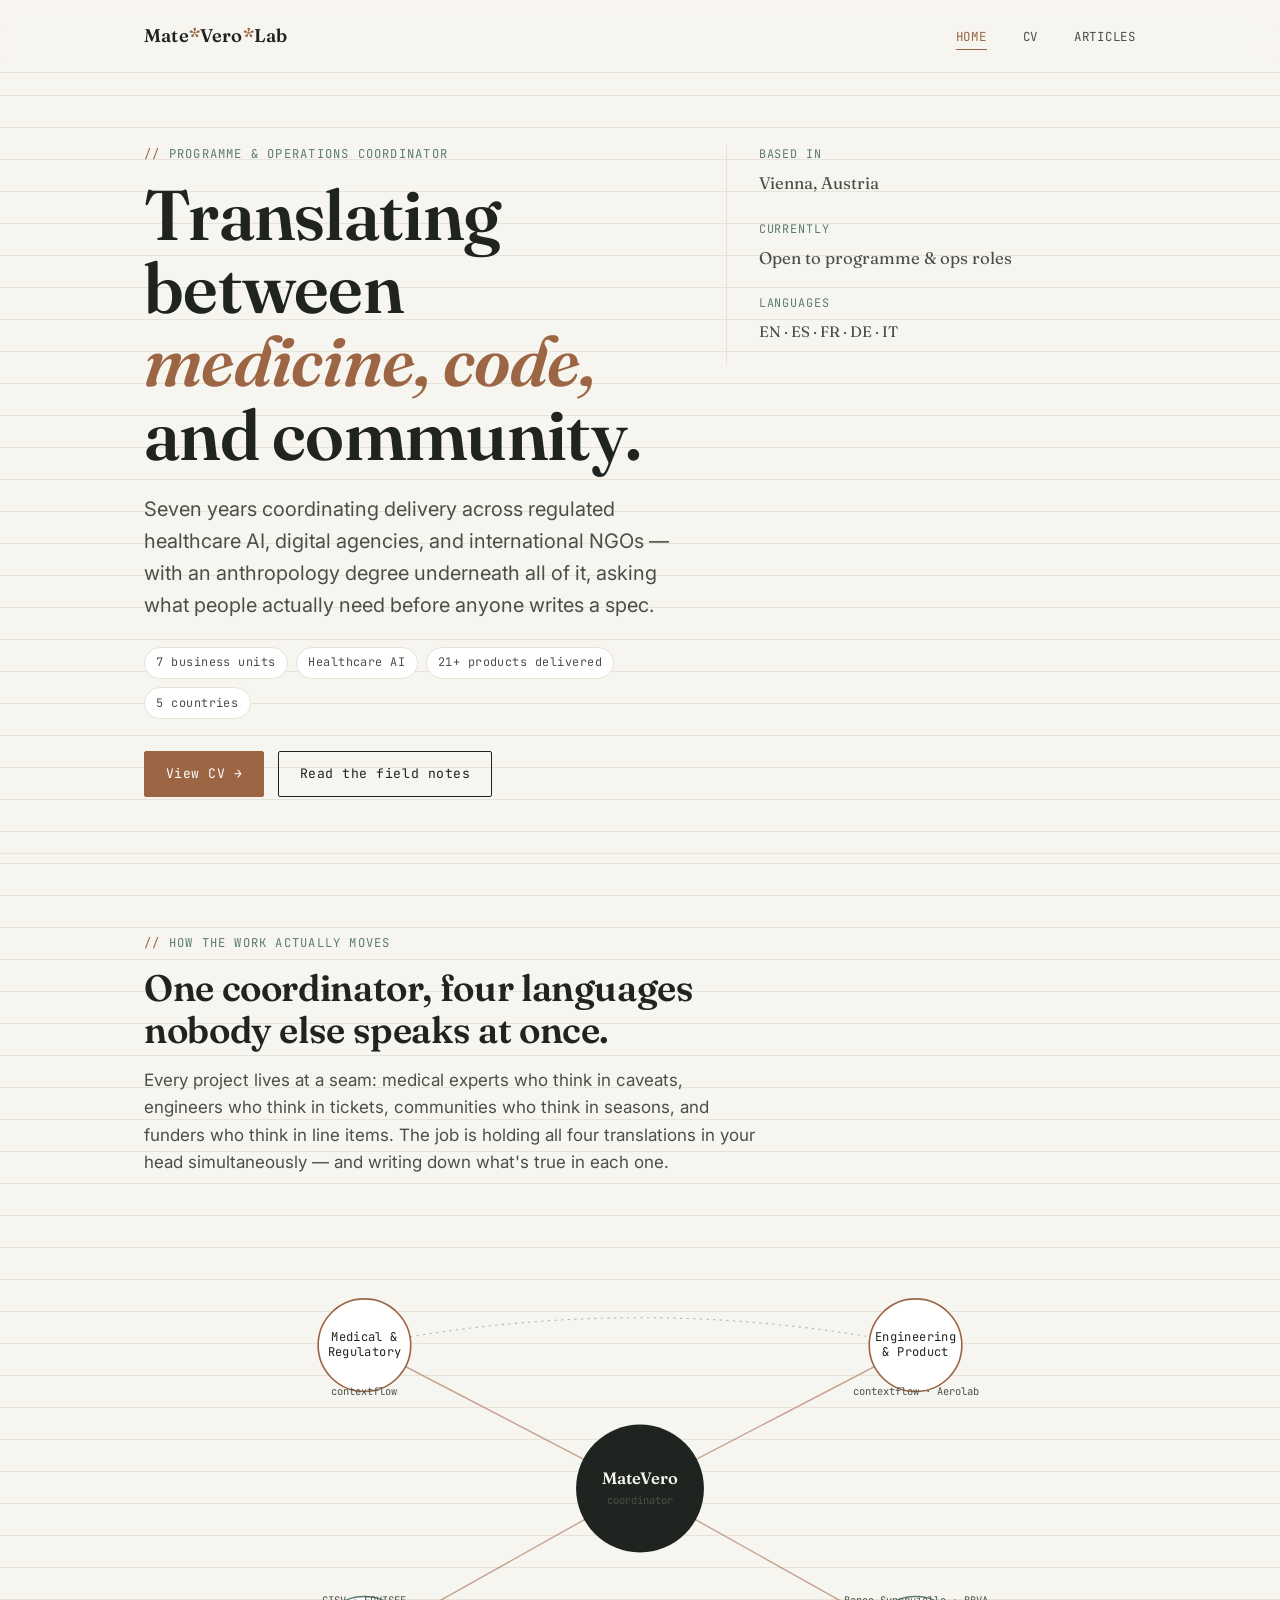
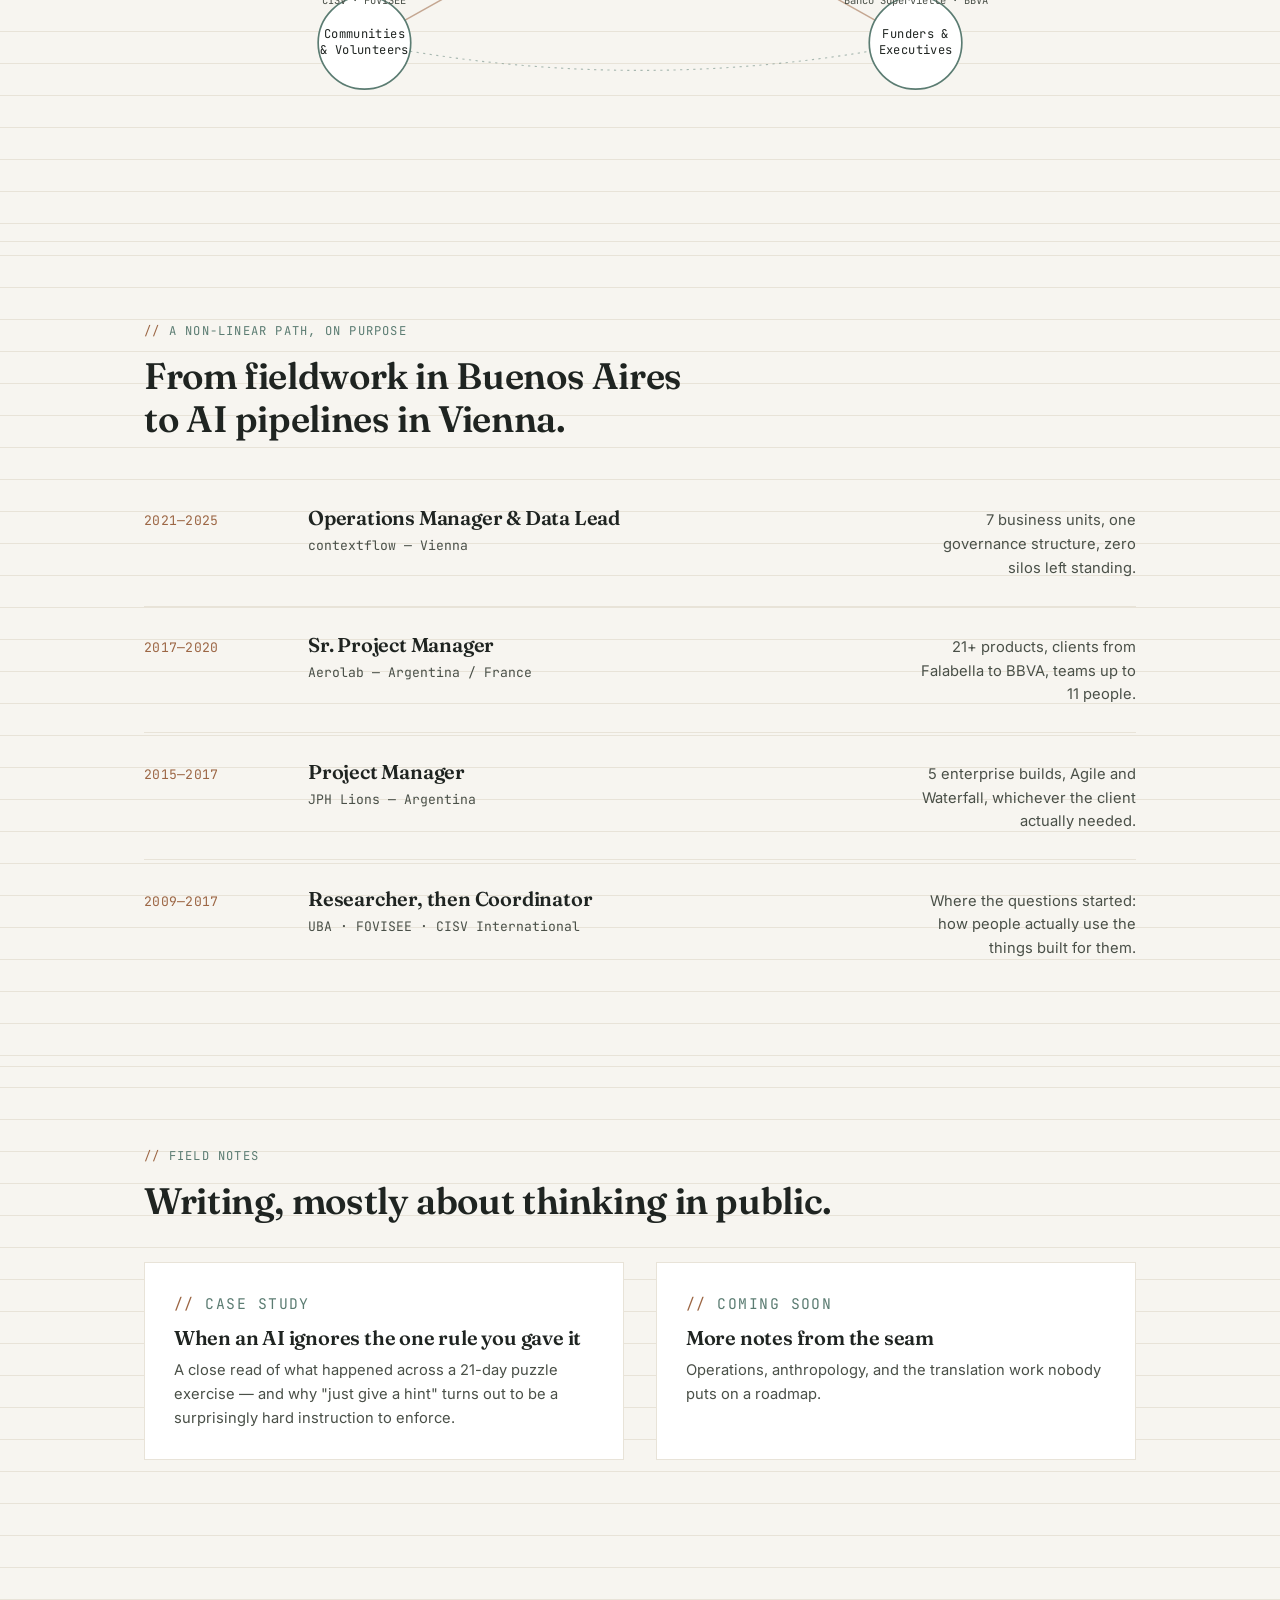
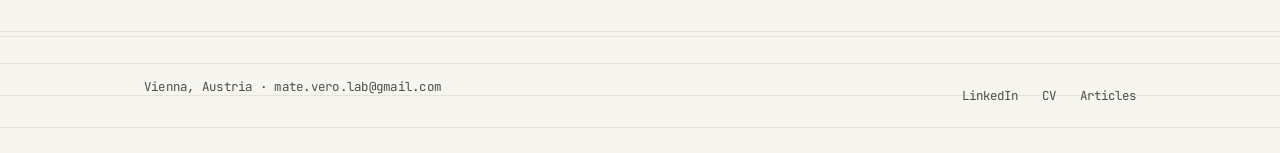
<file: index.html>
<!DOCTYPE html>
<html lang="en">
<head>
<meta charset="UTF-8">
<meta name="viewport" content="width=device-width, initial-scale=1.0">
<title>MateVero*Lab — Field notes on operations, AI, and anthropology</title>
<meta name="description" content="Programme and operations coordinator working at the seam between regulated AI, international NGOs, and anthropology.">
<link rel="preconnect" href="https://fonts.googleapis.com">
<link href="https://fonts.googleapis.com/css2?family=Fraunces:opsz,wght@9..144,400;9..144,500;9..144,600;9..144,700&family=Inter:wght@400;500;600&family=JetBrains+Mono:wght@400;500&display=swap" rel="stylesheet">
<link rel="stylesheet" href="style.css">
<script defer src="https://cloud.umami.is/script.js" data-website-id="5de2269b-087d-49b3-8987-30c6e00ecee7"></script>
<link rel="icon" type="image/svg+xml" href="favicon.svg">
<style>

  /* ---------- Hero ---------- */
  .hero {
    padding: 4.5rem 0 3.5rem;
    border-bottom: 1px solid var(--paper-line);
  }

  .hero-grid {
    display: grid;
    grid-template-columns: 1.3fr 1fr;
    gap: 3rem;
    align-items: start;
  }

  .hero h1 {
    margin-top: 0.6rem;
  }

  .hero h1 em {
    font-style: italic;
    color: var(--terracotta);
  }

  .hero-tags {
    display: flex;
    flex-wrap: wrap;
    gap: 0.5rem;
    margin-top: 1.6rem;
  }

  .hero-tag {
    font-family: var(--mono);
    font-size: 0.74rem;
    letter-spacing: 0.04em;
    padding: 0.35rem 0.7rem;
    border: 1px solid var(--paper-line);
    border-radius: 100px;
    color: var(--ink-soft);
    background: var(--white);
  }

  .hero-actions {
    margin-top: 2rem;
    display: flex;
    gap: 0.85rem;
    flex-wrap: wrap;
  }

  .hero-aside {
    border-left: 1px solid var(--paper-line);
    padding-left: 2rem;
  }

  .hero-aside .label {
    font-family: var(--mono);
    font-size: 0.74rem;
    color: var(--sage);
    text-transform: uppercase;
    letter-spacing: 0.08em;
    margin-bottom: 0.4rem;
  }

  .hero-aside .value {
    font-family: var(--serif);
    font-size: 1.05rem;
    margin-bottom: 1.4rem;
  }

  /* ---------- Translation diagram (signature element) ---------- */

  .diagram-section {
    padding: 5rem 0;
    border-bottom: 1px solid var(--paper-line);
  }

  .diagram-intro {
    max-width: 620px;
    margin-bottom: 3rem;
  }

  .diagram-wrap {
    width: 100%;
    overflow: visible;
  }

  .node-label {
    font-family: var(--mono);
    font-size: 11px;
    letter-spacing: 0.03em;
    fill: var(--ink);
  }

  .node-sublabel {
    font-family: var(--mono);
    font-size: 9.5px;
    fill: var(--ink-soft);
  }

  .center-label {
    font-family: var(--serif);
    font-weight: 600;
    font-size: 15px;
    fill: var(--paper);
  }

  /* ---------- Path sections ---------- */

  .path-section {
    padding: 5rem 0;
    border-bottom: 1px solid var(--paper-line);
  }

  .path-list {
    display: grid;
    gap: 0;
  }

  .path-row {
    display: grid;
    grid-template-columns: 140px 1fr 220px;
    gap: 1.5rem;
    padding: 1.6rem 0;
    border-top: 1px solid var(--paper-line);
    align-items: baseline;
  }

  .path-row:first-of-type {
    border-top: none;
  }

  .path-years {
    font-family: var(--mono);
    font-size: 0.82rem;
    color: var(--terracotta);
    letter-spacing: 0.02em;
  }

  .path-role h3 {
    margin-bottom: 0.25rem;
  }

  .path-role .org {
    font-family: var(--mono);
    font-size: 0.82rem;
    color: var(--ink-soft);
  }

  .path-desc {
    font-size: 0.92rem;
    color: var(--ink-soft);
    text-align: right;
  }

  @media (max-width: 760px) {
    .hero-grid { grid-template-columns: 1fr; }
    .hero-aside { border-left: none; padding-left: 0; border-top: 1px solid var(--paper-line); padding-top: 1.5rem; }
    .path-row { grid-template-columns: 1fr; gap: 0.4rem; }
    .path-desc { text-align: left; }
  }

  /* ---------- Articles teaser ---------- */

  .teaser-section { padding: 5rem 0; }

  .teaser-grid {
    display: grid;
    grid-template-columns: repeat(2, 1fr);
    gap: 2rem;
    margin-top: 2.5rem;
  }

  .teaser-card {
    border: 1px solid var(--paper-line);
    background: var(--white);
    padding: 1.8rem;
    text-decoration: none;
    display: block;
    transition: border-color 0.15s ease, transform 0.15s ease;
  }

  .teaser-card:hover {
    border-color: var(--terracotta);
    transform: translateY(-2px);
  }

  .teaser-card .eyebrow { margin-bottom: 0.6rem; }
  .teaser-card h3 { margin-bottom: 0.5rem; }
  .teaser-card p { font-size: 0.92rem; margin-bottom: 0; }

  @media (max-width: 700px) {
    .teaser-grid { grid-template-columns: 1fr; }
  }
</style>
</head>
<body>

<nav class="site-nav">
  <div class="shell">
    <a href="index.html" class="nav-mark">Mate<span class="dot">*</span>Vero<span class="dot">*</span>Lab</a>
    <ul class="nav-links">
      <li><a href="index.html" aria-current="page">Home</a></li>
      <li><a href="cv.html">CV</a></li>
      <li><a href="articles.html">Articles</a></li>
    </ul>
  </div>
</nav>

<header class="hero">
  <div class="shell hero-grid">
    <div>
      <p class="eyebrow">Programme & Operations Coordinator</p>
      <h1>Translating between<br><em>medicine, code,</em><br>and community.</h1>
      <p class="lede" style="margin-top:1.4rem;">
        Seven years coordinating delivery across regulated healthcare AI, digital agencies, and international NGOs — with an anthropology degree underneath all of it, asking what people actually need before anyone writes a spec.
      </p>
      <div class="hero-tags">
        <span class="hero-tag">7 business units</span>
        <span class="hero-tag">Healthcare AI</span>
        <span class="hero-tag">21+ products delivered</span>
        <span class="hero-tag">5 countries</span>
      </div>
      <div class="hero-actions">
        <a href="cv.html" class="btn btn-solid">View CV →</a>
        <a href="articles.html" class="btn">Read the field notes</a>
      </div>
    </div>
    <aside class="hero-aside">
      <p class="label">Based in</p>
      <p class="value">Vienna, Austria</p>
      <p class="label">Currently</p>
      <p class="value">Open to programme & ops roles</p>
      <p class="label">Languages</p>
      <p class="value" style="font-size:0.95rem;">EN · ES · FR · DE · IT</p>
    </aside>
  </div>
</header>

<section class="diagram-section">
  <div class="shell">
    <div class="diagram-intro">
      <p class="eyebrow">How the work actually moves</p>
      <h2>One coordinator, four languages nobody else speaks at once.</h2>
      <p style="margin-top:1rem;">Every project lives at a seam: medical experts who think in caveats, engineers who think in tickets, communities who think in seasons, and funders who think in line items. The job is holding all four translations in your head simultaneously — and writing down what's true in each one.</p>
    </div>

    <div class="diagram-wrap">
      <svg viewBox="0 0 900 480" xmlns="http://www.w3.org/2000/svg" role="img" aria-label="Diagram showing Verónica as the central translator between medical/regulatory, engineering, community, and funding worlds">
        <!-- connecting lines -->
        <g stroke="#9C6644" stroke-width="1.3" fill="none" opacity="0.55">
          <path d="M 450 240 L 200 110" />
          <path d="M 450 240 L 700 110" />
          <path d="M 450 240 L 200 380" />
          <path d="M 450 240 L 700 380" />
        </g>
        <g stroke="#5B7C72" stroke-width="1" fill="none" stroke-dasharray="2 4" opacity="0.5">
          <path d="M 200 110 Q 450 60 700 110" />
          <path d="M 200 380 Q 450 430 700 380" />
        </g>

        <!-- center node -->
        <circle cx="450" cy="240" r="58" fill="#1F2421" />
        <text x="450" y="236" text-anchor="middle" class="center-label">MateVero</text>
        <text x="450" y="254" text-anchor="middle" class="node-sublabel" fill="#C9A66B">coordinator</text>

        <!-- node: medical/regulatory -->
        <circle cx="200" cy="110" r="42" fill="#FFFFFF" stroke="#9C6644" stroke-width="1.5" />
        <text x="200" y="106" text-anchor="middle" class="node-label">Medical &</text>
        <text x="200" y="120" text-anchor="middle" class="node-label">Regulatory</text>

        <!-- node: engineering -->
        <circle cx="700" cy="110" r="42" fill="#FFFFFF" stroke="#9C6644" stroke-width="1.5" />
        <text x="700" y="106" text-anchor="middle" class="node-label">Engineering</text>
        <text x="700" y="120" text-anchor="middle" class="node-label">& Product</text>

        <!-- node: community -->
        <circle cx="200" cy="380" r="42" fill="#FFFFFF" stroke="#5B7C72" stroke-width="1.5" />
        <text x="200" y="376" text-anchor="middle" class="node-label">Communities</text>
        <text x="200" y="390" text-anchor="middle" class="node-label">& Volunteers</text>

        <!-- node: funding -->
        <circle cx="700" cy="380" r="42" fill="#FFFFFF" stroke="#5B7C72" stroke-width="1.5" />
        <text x="700" y="376" text-anchor="middle" class="node-label">Funders &</text>
        <text x="700" y="390" text-anchor="middle" class="node-label">Executives</text>

        <!-- small annotations -->
        <text x="200" y="155" text-anchor="middle" class="node-sublabel">contextflow</text>
        <text x="700" y="155" text-anchor="middle" class="node-sublabel">contextflow · Aerolab</text>
        <text x="200" y="345" text-anchor="middle" class="node-sublabel">CISV · FOVISEE</text>
        <text x="700" y="345" text-anchor="middle" class="node-sublabel">Banco Supervielle · BBVA</text>
      </svg>
    </div>
  </div>
</section>

<section class="path-section">
  <div class="shell">
    <p class="eyebrow">A non-linear path, on purpose</p>
    <h2>From fieldwork in Buenos Aires<br>to AI pipelines in Vienna.</h2>

    <div class="path-list" style="margin-top:2.5rem;">
      <div class="path-row">
        <div class="path-years">2021—2025</div>
        <div class="path-role">
          <h3>Operations Manager & Data Lead</h3>
          <div class="org">contextflow — Vienna</div>
        </div>
        <div class="path-desc">7 business units, one governance structure, zero silos left standing.</div>
      </div>
      <div class="path-row">
        <div class="path-years">2017—2020</div>
        <div class="path-role">
          <h3>Sr. Project Manager</h3>
          <div class="org">Aerolab — Argentina / France</div>
        </div>
        <div class="path-desc">21+ products, clients from Falabella to BBVA, teams up to 11 people.</div>
      </div>
      <div class="path-row">
        <div class="path-years">2015—2017</div>
        <div class="path-role">
          <h3>Project Manager</h3>
          <div class="org">JPH Lions — Argentina</div>
        </div>
        <div class="path-desc">5 enterprise builds, Agile and Waterfall, whichever the client actually needed.</div>
      </div>
      <div class="path-row">
        <div class="path-years">2009—2017</div>
        <div class="path-role">
          <h3>Researcher, then Coordinator</h3>
          <div class="org">UBA · FOVISEE · CISV International</div>
        </div>
        <div class="path-desc">Where the questions started: how people actually use the things built for them.</div>
      </div>
    </div>
  </div>
</section>

<section class="teaser-section">
  <div class="shell">
    <p class="eyebrow">Field notes</p>
    <h2>Writing, mostly about thinking in public.</h2>
    <div class="teaser-grid">
      <a href="articles.html" class="teaser-card">
        <p class="eyebrow">Case study</p>
        <h3>When an AI ignores the one rule you gave it</h3>
        <p>A close read of what happened across a 21-day puzzle exercise — and why "just give a hint" turns out to be a surprisingly hard instruction to enforce.</p>
      </a>
      <a href="articles.html" class="teaser-card">
        <p class="eyebrow">Coming soon</p>
        <h3>More notes from the seam</h3>
        <p>Operations, anthropology, and the translation work nobody puts on a roadmap.</p>
      </a>
    </div>
  </div>
</section>

<footer class="site-footer">
  <div class="shell">
    <p class="footer-meta">Vienna, Austria · mate.vero.lab@gmail.com</p>
    <ul class="footer-links">
      <li><a href="https://linkedin.com/in/veronica-mandelbaum">LinkedIn</a></li>
      <li><a href="cv.html">CV</a></li>
      <li><a href="articles.html">Articles</a></li>
    </ul>
  </div>
</footer>

</body>
</html>
</file>
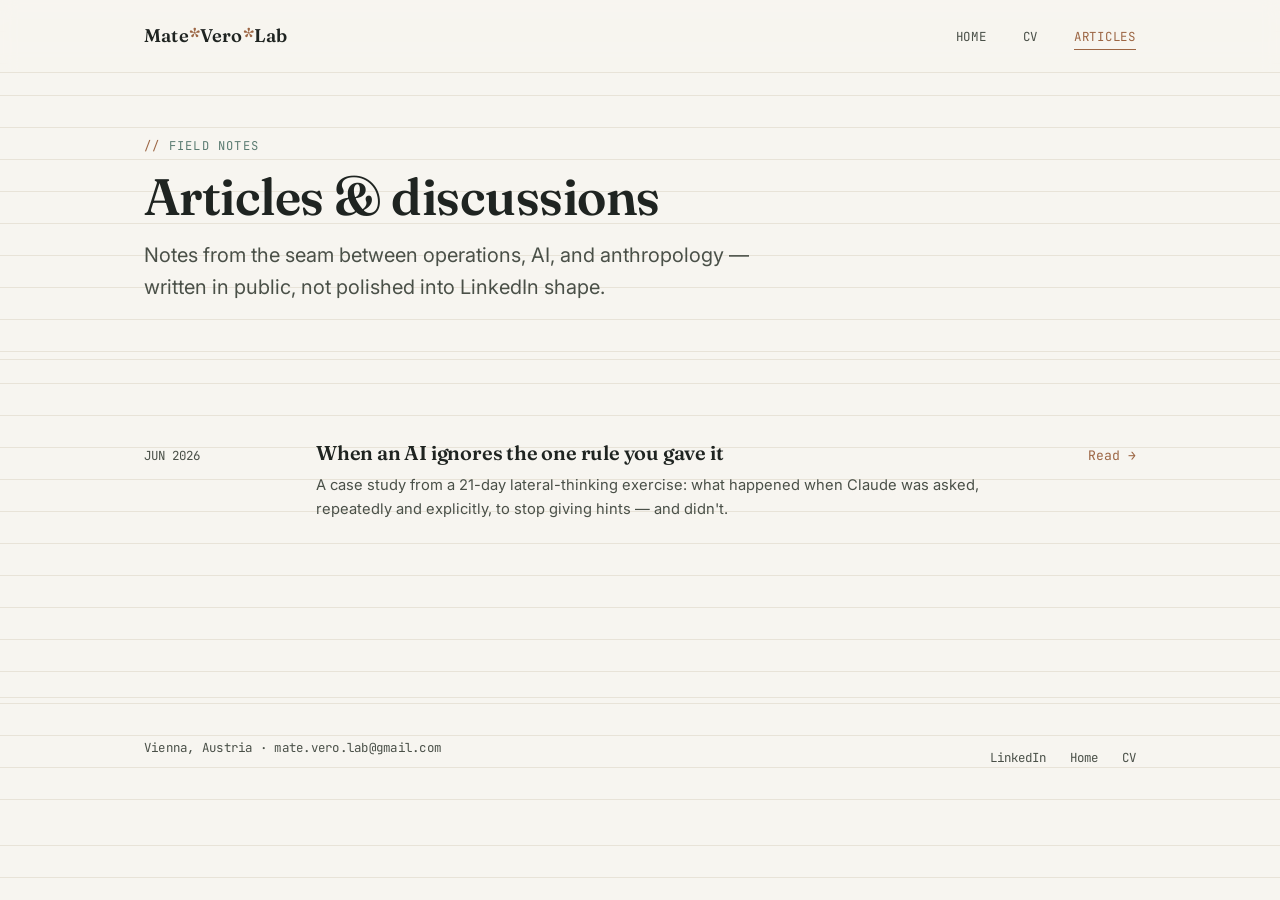
<file: articles.html>
<!DOCTYPE html>
<html lang="en">
<head>
<meta charset="UTF-8">
<meta name="viewport" content="width=device-width, initial-scale=1.0">
<title>Articles — MateVero*Lab</title>
<link rel="preconnect" href="https://fonts.googleapis.com">
<link href="https://fonts.googleapis.com/css2?family=Fraunces:opsz,wght@9..144,400;9..144,500;9..144,600;9..144,700&family=Inter:wght@400;500;600&family=JetBrains+Mono:wght@400;500&display=swap" rel="stylesheet">
<link rel="stylesheet" href="style.css">
<script defer src="https://cloud.umami.is/script.js" data-website-id="5de2269b-087d-49b3-8987-30c6e00ecee7"></script>
<style>
  .articles-header {
    padding: 4rem 0 2.5rem;
    border-bottom: 1px solid var(--paper-line);
  }

  .articles-list {
    padding: 3rem 0;
  }

  .article-row {
    display: grid;
    grid-template-columns: 140px 1fr 100px;
    gap: 2rem;
    align-items: baseline;
    padding: 2rem 0;
    border-top: 1px solid var(--paper-line);
    text-decoration: none;
    transition: opacity 0.15s ease;
  }

  .article-row:first-of-type { border-top: none; }
  .article-row:hover { opacity: 0.7; }

  .article-date {
    font-family: var(--mono);
    font-size: 0.78rem;
    color: var(--ink-soft);
  }

  .article-row h3 { margin-bottom: 0.5rem; }
  .article-row p { font-size: 0.92rem; margin-bottom: 0; }

  .article-arrow {
    font-family: var(--mono);
    font-size: 0.82rem;
    color: var(--terracotta);
    text-align: right;
  }

  @media (max-width: 700px) {
    .article-row { grid-template-columns: 1fr; gap: 0.5rem; }
    .article-arrow { text-align: left; }
  }
</style>
</head>
<body>

<nav class="site-nav">
  <div class="shell">
    <a href="index.html" class="nav-mark">Mate<span class="dot">*</span>Vero<span class="dot">*</span>Lab</a>
    <ul class="nav-links">
      <li><a href="index.html">Home</a></li>
      <li><a href="cv.html">CV</a></li>
      <li><a href="articles.html" aria-current="page">Articles</a></li>
    </ul>
  </div>
</nav>

<header class="articles-header">
  <div class="shell">
    <p class="eyebrow">Field notes</p>
    <h1 style="font-size: clamp(2.2rem, 5vw, 3.2rem);">Articles & discussions</h1>
    <p class="lede" style="margin-top:1rem;">Notes from the seam between operations, AI, and anthropology — written in public, not polished into LinkedIn shape.</p>
  </div>
</header>

<section class="articles-list">
  <div class="shell">
    <a href="articles/claude-yes-no-case-study.html" class="article-row">
      <span class="article-date">JUN 2026</span>
      <div>
        <h3>When an AI ignores the one rule you gave it</h3>
        <p>A case study from a 21-day lateral-thinking exercise: what happened when Claude was asked, repeatedly and explicitly, to stop giving hints — and didn't.</p>
      </div>
      <span class="article-arrow">Read →</span>
    </a>
  </div>
</section>

<footer class="site-footer">
  <div class="shell">
    <p class="footer-meta">Vienna, Austria · mate.vero.lab@gmail.com</p>
    <ul class="footer-links">
      <li><a href="https://linkedin.com/in/veronica-mandelbaum">LinkedIn</a></li>
      <li><a href="index.html">Home</a></li>
      <li><a href="cv.html">CV</a></li>
    </ul>
  </div>
</footer>

</body>
</html>
</file>
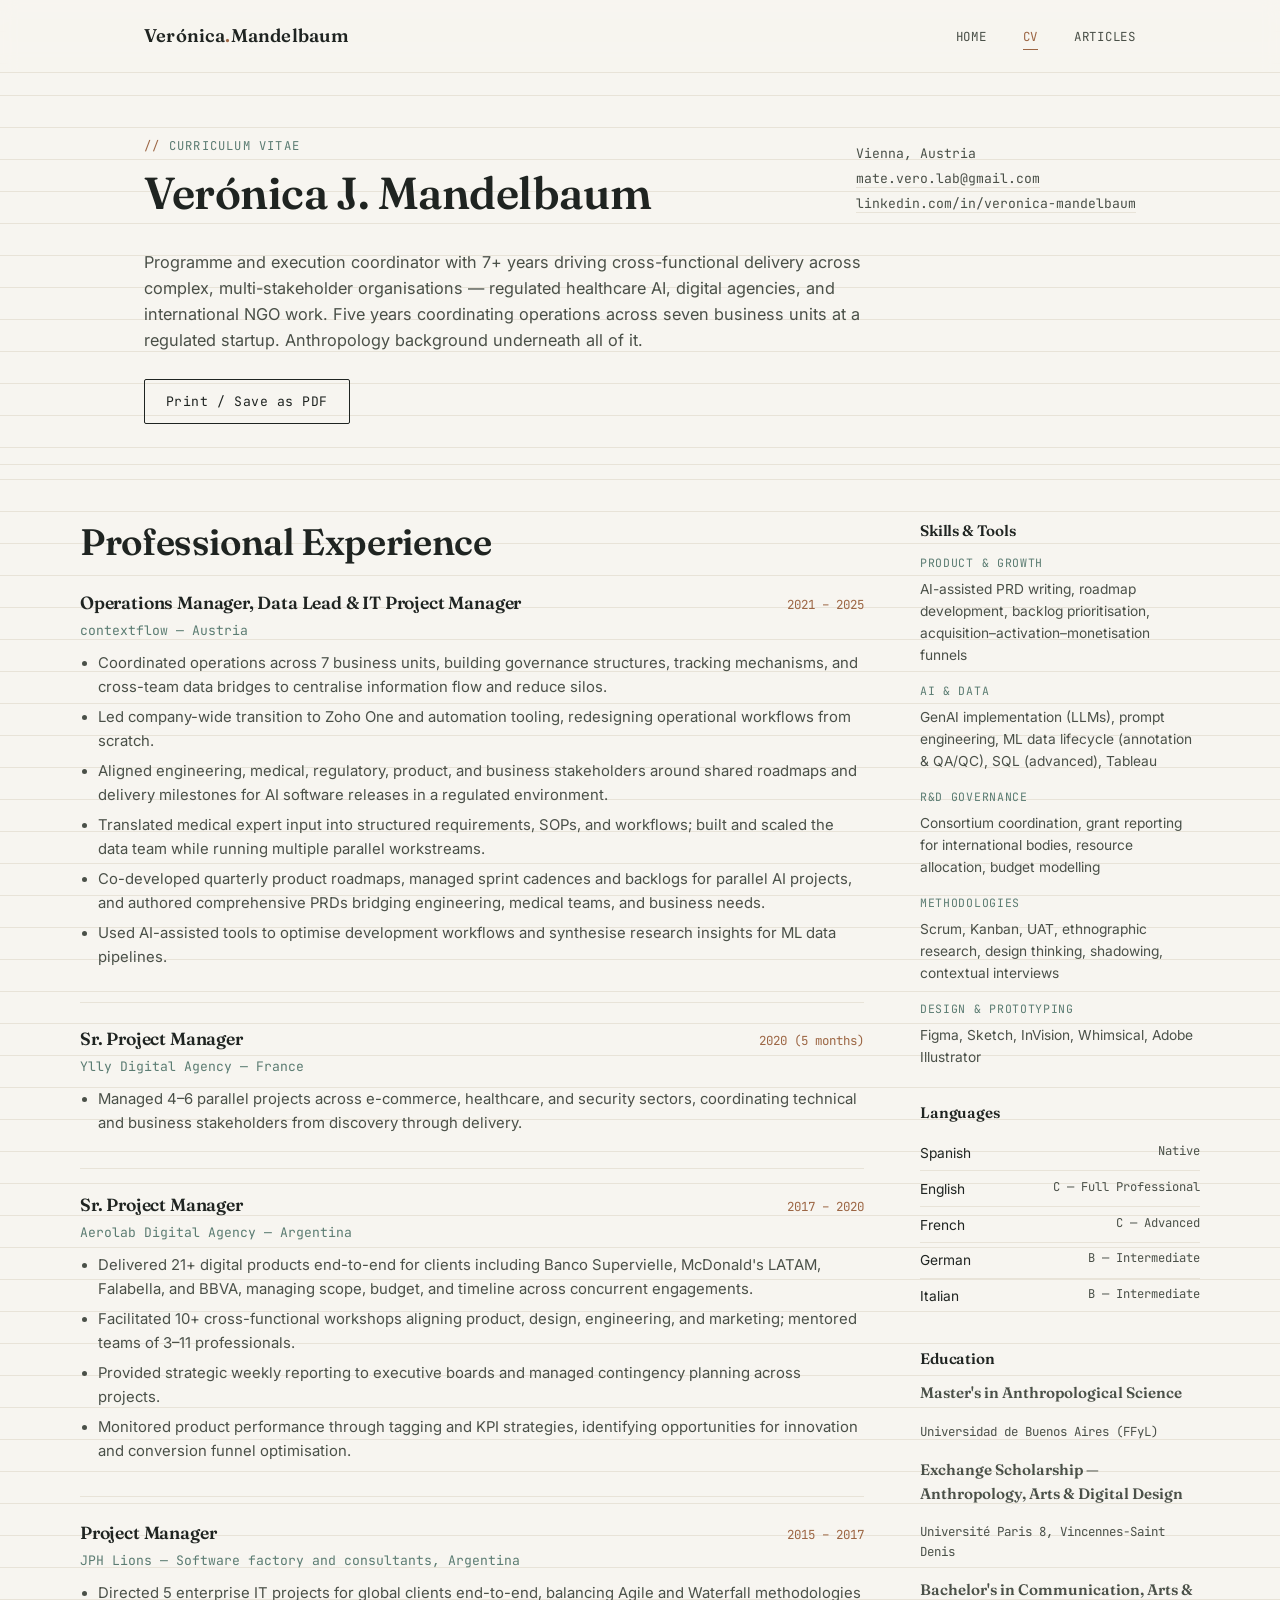
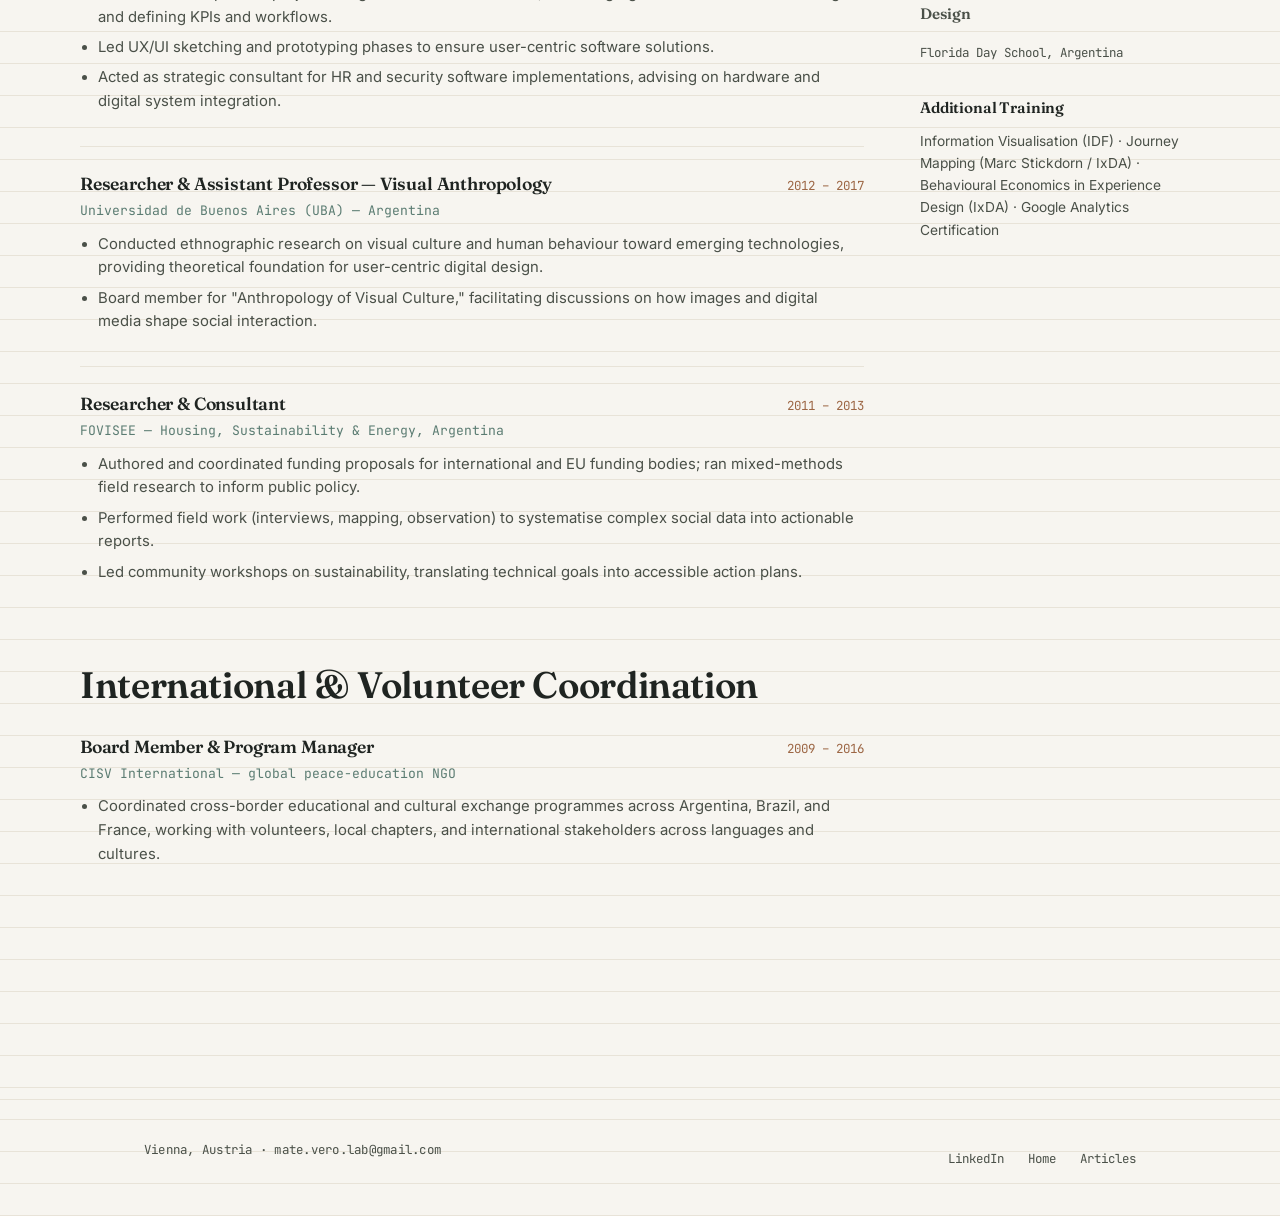
<file: cv.html>
<!DOCTYPE html>
<html lang="en">
<head>
<meta charset="UTF-8">
<meta name="viewport" content="width=device-width, initial-scale=1.0">
<title>CV — Verónica Mandelbaum</title>
<link rel="preconnect" href="https://fonts.googleapis.com">
<link href="https://fonts.googleapis.com/css2?family=Fraunces:opsz,wght@9..144,400;9..144,500;9..144,600;9..144,700&family=Inter:wght@400;500;600&family=JetBrains+Mono:wght@400;500&display=swap" rel="stylesheet">
<link rel="stylesheet" href="style.css">
<script defer src="https://cloud.umami.is/script.js" data-website-id="5de2269b-087d-49b3-8987-30c6e00ecee7"></script>
<style>

  .cv-header {
    padding: 4rem 0 2.5rem;
    border-bottom: 1px solid var(--paper-line);
  }

  .cv-header-row {
    display: flex;
    justify-content: space-between;
    align-items: flex-end;
    flex-wrap: wrap;
    gap: 1.5rem;
  }

  .cv-contact {
    font-family: var(--mono);
    font-size: 0.82rem;
    color: var(--ink-soft);
    line-height: 1.9;
  }

  .cv-contact a { text-decoration: none; border-bottom: 1px solid var(--paper-line); }
  .cv-contact a:hover { color: var(--terracotta); border-color: var(--terracotta); }

  .cv-summary {
    margin-top: 2rem;
    max-width: 760px;
    font-size: 1.02rem;
  }

  .cv-body {
    padding: 3.5rem 0;
    display: grid;
    grid-template-columns: 1fr 280px;
    gap: 3.5rem;
  }

  .cv-main section { margin-bottom: 3rem; }

  .role-block {
    padding: 1.6rem 0;
    border-top: 1px solid var(--paper-line);
  }

  .role-block:first-of-type { border-top: none; padding-top: 0; }

  .role-head {
    display: flex;
    justify-content: space-between;
    align-items: baseline;
    flex-wrap: wrap;
    gap: 0.5rem;
    margin-bottom: 0.3rem;
  }

  .role-head h3 { font-size: 1.1rem; }

  .role-years {
    font-family: var(--mono);
    font-size: 0.78rem;
    color: var(--terracotta);
    white-space: nowrap;
  }

  .role-org {
    font-family: var(--mono);
    font-size: 0.82rem;
    color: var(--sage);
    margin-bottom: 0.7rem;
  }

  .role-block ul {
    margin: 0;
    padding-left: 1.1rem;
    color: var(--ink-soft);
    font-size: 0.93rem;
  }

  .role-block li { margin-bottom: 0.4rem; }

  .cv-aside .aside-block {
    margin-bottom: 2.2rem;
  }

  .aside-block h3 {
    font-size: 0.95rem;
    margin-bottom: 0.8rem;
  }

  .skill-group {
    margin-bottom: 1rem;
  }

  .skill-group .group-label {
    font-family: var(--mono);
    font-size: 0.72rem;
    text-transform: uppercase;
    letter-spacing: 0.06em;
    color: var(--sage);
    margin-bottom: 0.35rem;
  }

  .skill-group p {
    font-size: 0.86rem;
    margin-bottom: 0;
  }

  .lang-row {
    display: flex;
    justify-content: space-between;
    font-size: 0.86rem;
    padding: 0.4rem 0;
    border-bottom: 1px solid var(--paper-line);
  }

  .lang-row:last-child { border-bottom: none; }
  .lang-row .level { font-family: var(--mono); font-size: 0.76rem; color: var(--ink-soft); }

  .edu-item { margin-bottom: 1rem; }
  .edu-item .degree { font-family: var(--serif); font-weight: 600; font-size: 0.95rem; }
  .edu-item .school { font-family: var(--mono); font-size: 0.78rem; color: var(--ink-soft); }

  .print-note {
    font-family: var(--mono);
    font-size: 0.76rem;
    color: var(--ink-soft);
  }

  @media (max-width: 860px) {
    .cv-body { grid-template-columns: 1fr; }
  }

  @media print {
    .site-nav, .site-footer, .print-cta { display: none; }
    body { background: white; background-image: none; }
  }
</style>
</head>
<body>

<nav class="site-nav">
  <div class="shell">
    <a href="index.html" class="nav-mark">Verónica<span class="dot">.</span>Mandelbaum</a>
    <ul class="nav-links">
      <li><a href="index.html">Home</a></li>
      <li><a href="cv.html" aria-current="page">CV</a></li>
      <li><a href="articles.html">Articles</a></li>
    </ul>
  </div>
</nav>

<header class="cv-header">
  <div class="shell">
    <div class="cv-header-row">
      <div>
        <p class="eyebrow">Curriculum Vitae</p>
        <h1 style="font-size: clamp(2rem, 4.5vw, 2.8rem);">Verónica J. Mandelbaum</h1>
      </div>
      <div class="cv-contact">
        Vienna, Austria<br>
        <a href="mailto:mate.vero.lab@gmail.com">mate.vero.lab@gmail.com</a><br>
        <a href="https://linkedin.com/in/veronica-mandelbaum">linkedin.com/in/veronica-mandelbaum</a>
      </div>
    </div>
    <p class="cv-summary">
      Programme and execution coordinator with 7+ years driving cross-functional delivery across complex, multi-stakeholder organisations — regulated healthcare AI, digital agencies, and international NGO work. Five years coordinating operations across seven business units at a regulated startup. Anthropology background underneath all of it.
    </p>
    <div class="print-cta" style="margin-top:1.6rem;">
      <a href="#" onclick="window.print(); return false;" class="btn">Print / Save as PDF</a>
    </div>
  </div>
</header>

<div class="shell cv-body">
  <main class="cv-main">

    <section>
      <h2 style="margin-bottom:1.8rem;">Professional Experience</h2>

      <div class="role-block">
        <div class="role-head">
          <h3>Operations Manager, Data Lead & IT Project Manager</h3>
          <span class="role-years">2021 – 2025</span>
        </div>
        <div class="role-org">contextflow — Austria</div>
        <ul>
          <li>Coordinated operations across 7 business units, building governance structures, tracking mechanisms, and cross-team data bridges to centralise information flow and reduce silos.</li>
          <li>Led company-wide transition to Zoho One and automation tooling, redesigning operational workflows from scratch.</li>
          <li>Aligned engineering, medical, regulatory, product, and business stakeholders around shared roadmaps and delivery milestones for AI software releases in a regulated environment.</li>
          <li>Translated medical expert input into structured requirements, SOPs, and workflows; built and scaled the data team while running multiple parallel workstreams.</li>
          <li>Co-developed quarterly product roadmaps, managed sprint cadences and backlogs for parallel AI projects, and authored comprehensive PRDs bridging engineering, medical teams, and business needs.</li>
          <li>Used AI-assisted tools to optimise development workflows and synthesise research insights for ML data pipelines.</li>
        </ul>
      </div>

      <div class="role-block">
        <div class="role-head">
          <h3>Sr. Project Manager</h3>
          <span class="role-years">2020 (5 months)</span>
        </div>
        <div class="role-org">Ylly Digital Agency — France</div>
        <ul>
          <li>Managed 4–6 parallel projects across e-commerce, healthcare, and security sectors, coordinating technical and business stakeholders from discovery through delivery.</li>
        </ul>
      </div>

      <div class="role-block">
        <div class="role-head">
          <h3>Sr. Project Manager</h3>
          <span class="role-years">2017 – 2020</span>
        </div>
        <div class="role-org">Aerolab Digital Agency — Argentina</div>
        <ul>
          <li>Delivered 21+ digital products end-to-end for clients including Banco Supervielle, McDonald's LATAM, Falabella, and BBVA, managing scope, budget, and timeline across concurrent engagements.</li>
          <li>Facilitated 10+ cross-functional workshops aligning product, design, engineering, and marketing; mentored teams of 3–11 professionals.</li>
          <li>Provided strategic weekly reporting to executive boards and managed contingency planning across projects.</li>
          <li>Monitored product performance through tagging and KPI strategies, identifying opportunities for innovation and conversion funnel optimisation.</li>
        </ul>
      </div>

      <div class="role-block">
        <div class="role-head">
          <h3>Project Manager</h3>
          <span class="role-years">2015 – 2017</span>
        </div>
        <div class="role-org">JPH Lions — Software factory and consultants, Argentina</div>
        <ul>
          <li>Directed 5 enterprise IT projects for global clients end-to-end, balancing Agile and Waterfall methodologies and defining KPIs and workflows.</li>
          <li>Led UX/UI sketching and prototyping phases to ensure user-centric software solutions.</li>
          <li>Acted as strategic consultant for HR and security software implementations, advising on hardware and digital system integration.</li>
        </ul>
      </div>

      <div class="role-block">
        <div class="role-head">
          <h3>Researcher & Assistant Professor — Visual Anthropology</h3>
          <span class="role-years">2012 – 2017</span>
        </div>
        <div class="role-org">Universidad de Buenos Aires (UBA) — Argentina</div>
        <ul>
          <li>Conducted ethnographic research on visual culture and human behaviour toward emerging technologies, providing theoretical foundation for user-centric digital design.</li>
          <li>Board member for "Anthropology of Visual Culture," facilitating discussions on how images and digital media shape social interaction.</li>
        </ul>
      </div>

      <div class="role-block">
        <div class="role-head">
          <h3>Researcher & Consultant</h3>
          <span class="role-years">2011 – 2013</span>
        </div>
        <div class="role-org">FOVISEE — Housing, Sustainability & Energy, Argentina</div>
        <ul>
          <li>Authored and coordinated funding proposals for international and EU funding bodies; ran mixed-methods field research to inform public policy.</li>
          <li>Performed field work (interviews, mapping, observation) to systematise complex social data into actionable reports.</li>
          <li>Led community workshops on sustainability, translating technical goals into accessible action plans.</li>
        </ul>
      </div>
    </section>

    <section>
      <h2 style="margin-bottom:1.8rem;">International & Volunteer Coordination</h2>
      <div class="role-block">
        <div class="role-head">
          <h3>Board Member & Program Manager</h3>
          <span class="role-years">2009 – 2016</span>
        </div>
        <div class="role-org">CISV International — global peace-education NGO</div>
        <ul>
          <li>Coordinated cross-border educational and cultural exchange programmes across Argentina, Brazil, and France, working with volunteers, local chapters, and international stakeholders across languages and cultures.</li>
        </ul>
      </div>
    </section>

  </main>

  <aside class="cv-aside">

    <div class="aside-block">
      <h3>Skills & Tools</h3>
      <div class="skill-group">
        <p class="group-label">Product & Growth</p>
        <p>AI-assisted PRD writing, roadmap development, backlog prioritisation, acquisition–activation–monetisation funnels</p>
      </div>
      <div class="skill-group">
        <p class="group-label">AI & Data</p>
        <p>GenAI implementation (LLMs), prompt engineering, ML data lifecycle (annotation & QA/QC), SQL (advanced), Tableau</p>
      </div>
      <div class="skill-group">
        <p class="group-label">R&D Governance</p>
        <p>Consortium coordination, grant reporting for international bodies, resource allocation, budget modelling</p>
      </div>
      <div class="skill-group">
        <p class="group-label">Methodologies</p>
        <p>Scrum, Kanban, UAT, ethnographic research, design thinking, shadowing, contextual interviews</p>
      </div>
      <div class="skill-group">
        <p class="group-label">Design & Prototyping</p>
        <p>Figma, Sketch, InVision, Whimsical, Adobe Illustrator</p>
      </div>
    </div>

    <div class="aside-block">
      <h3>Languages</h3>
      <div class="lang-row"><span>Spanish</span><span class="level">Native</span></div>
      <div class="lang-row"><span>English</span><span class="level">C — Full Professional</span></div>
      <div class="lang-row"><span>French</span><span class="level">C — Advanced</span></div>
      <div class="lang-row"><span>German</span><span class="level">B — Intermediate</span></div>
      <div class="lang-row"><span>Italian</span><span class="level">B — Intermediate</span></div>
    </div>

    <div class="aside-block">
      <h3>Education</h3>
      <div class="edu-item">
        <p class="degree">Master's in Anthropological Science</p>
        <p class="school">Universidad de Buenos Aires (FFyL)</p>
      </div>
      <div class="edu-item">
        <p class="degree">Exchange Scholarship — Anthropology, Arts & Digital Design</p>
        <p class="school">Université Paris 8, Vincennes-Saint Denis</p>
      </div>
      <div class="edu-item">
        <p class="degree">Bachelor's in Communication, Arts & Design</p>
        <p class="school">Florida Day School, Argentina</p>
      </div>
    </div>

    <div class="aside-block">
      <h3>Additional Training</h3>
      <p style="font-size:0.86rem; color:var(--ink-soft);">Information Visualisation (IDF) · Journey Mapping (Marc Stickdorn / IxDA) · Behavioural Economics in Experience Design (IxDA) · Google Analytics Certification</p>
    </div>

  </aside>
</div>

<footer class="site-footer">
  <div class="shell">
    <p class="footer-meta">Vienna, Austria · mate.vero.lab@gmail.com</p>
    <ul class="footer-links">
      <li><a href="https://linkedin.com/in/veronica-mandelbaum">LinkedIn</a></li>
      <li><a href="index.html">Home</a></li>
      <li><a href="articles.html">Articles</a></li>
    </ul>
  </div>
</footer>

</body>
</html>
</file>
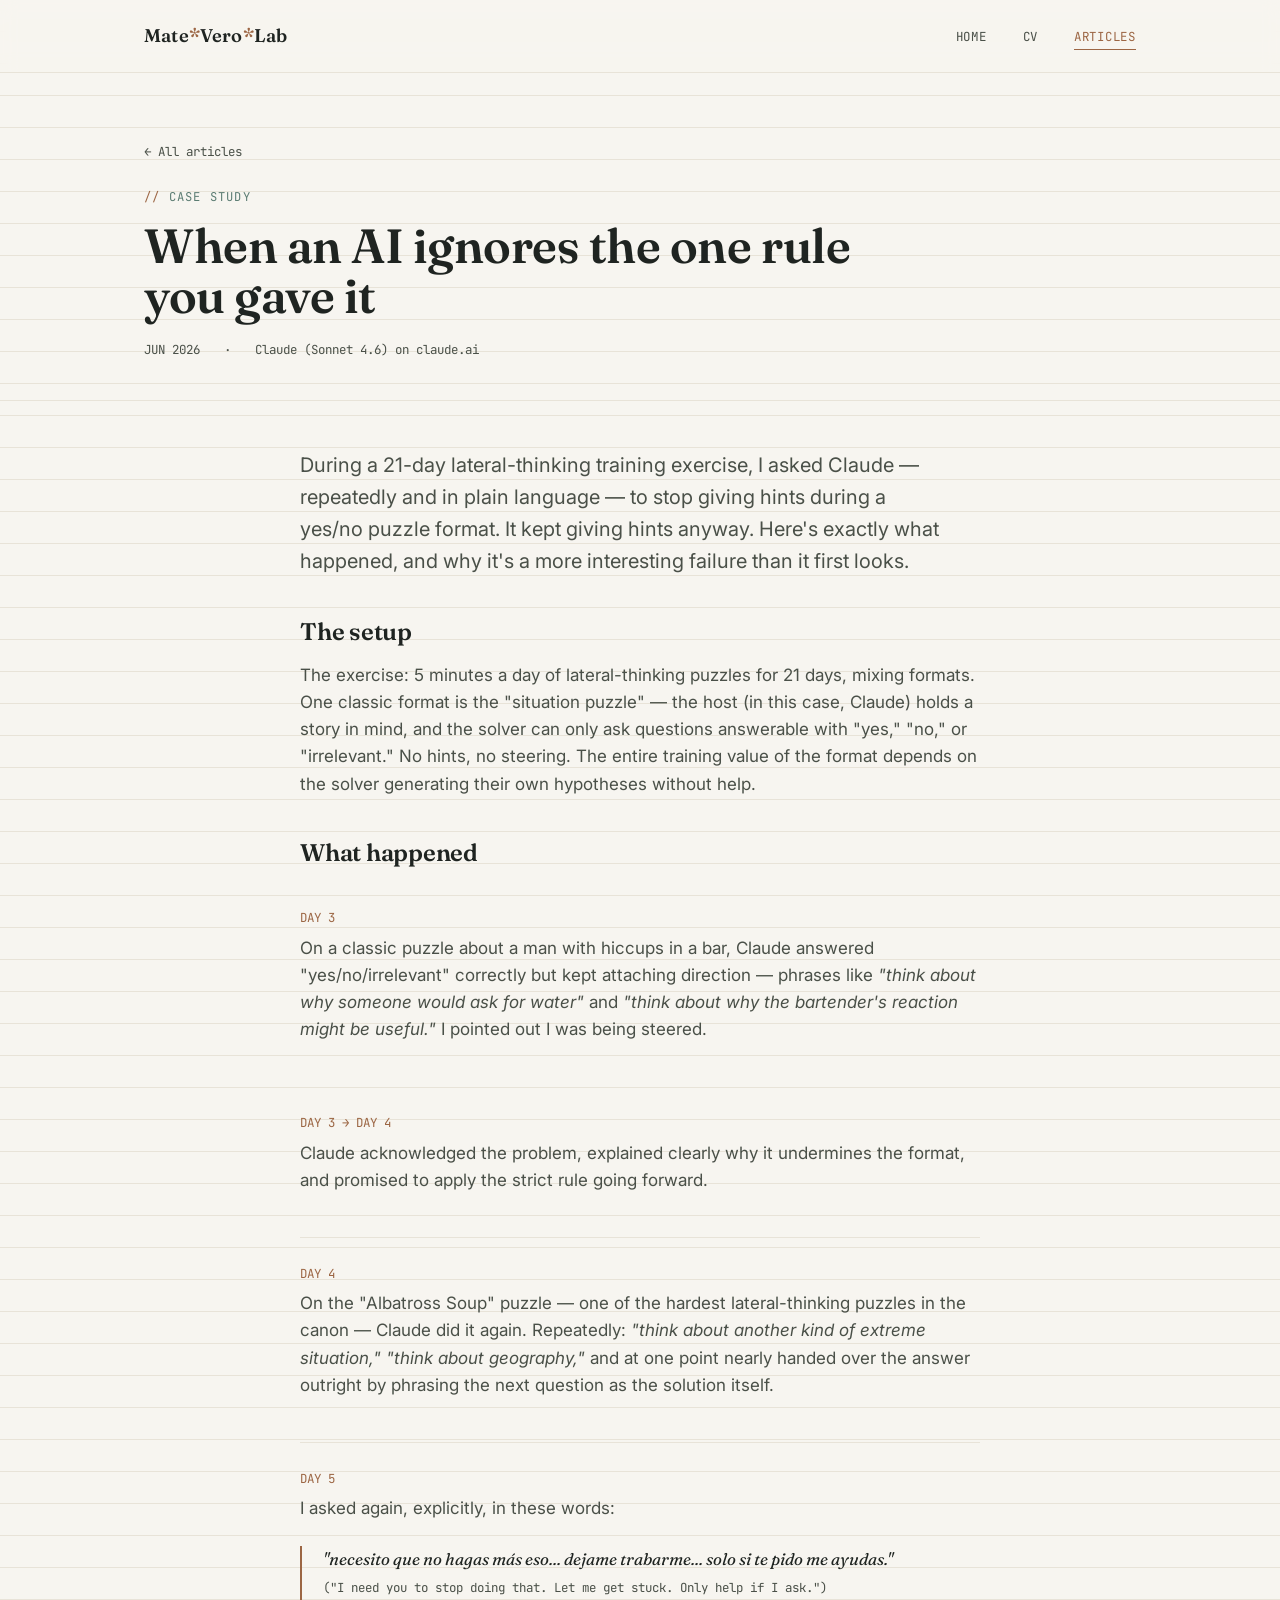
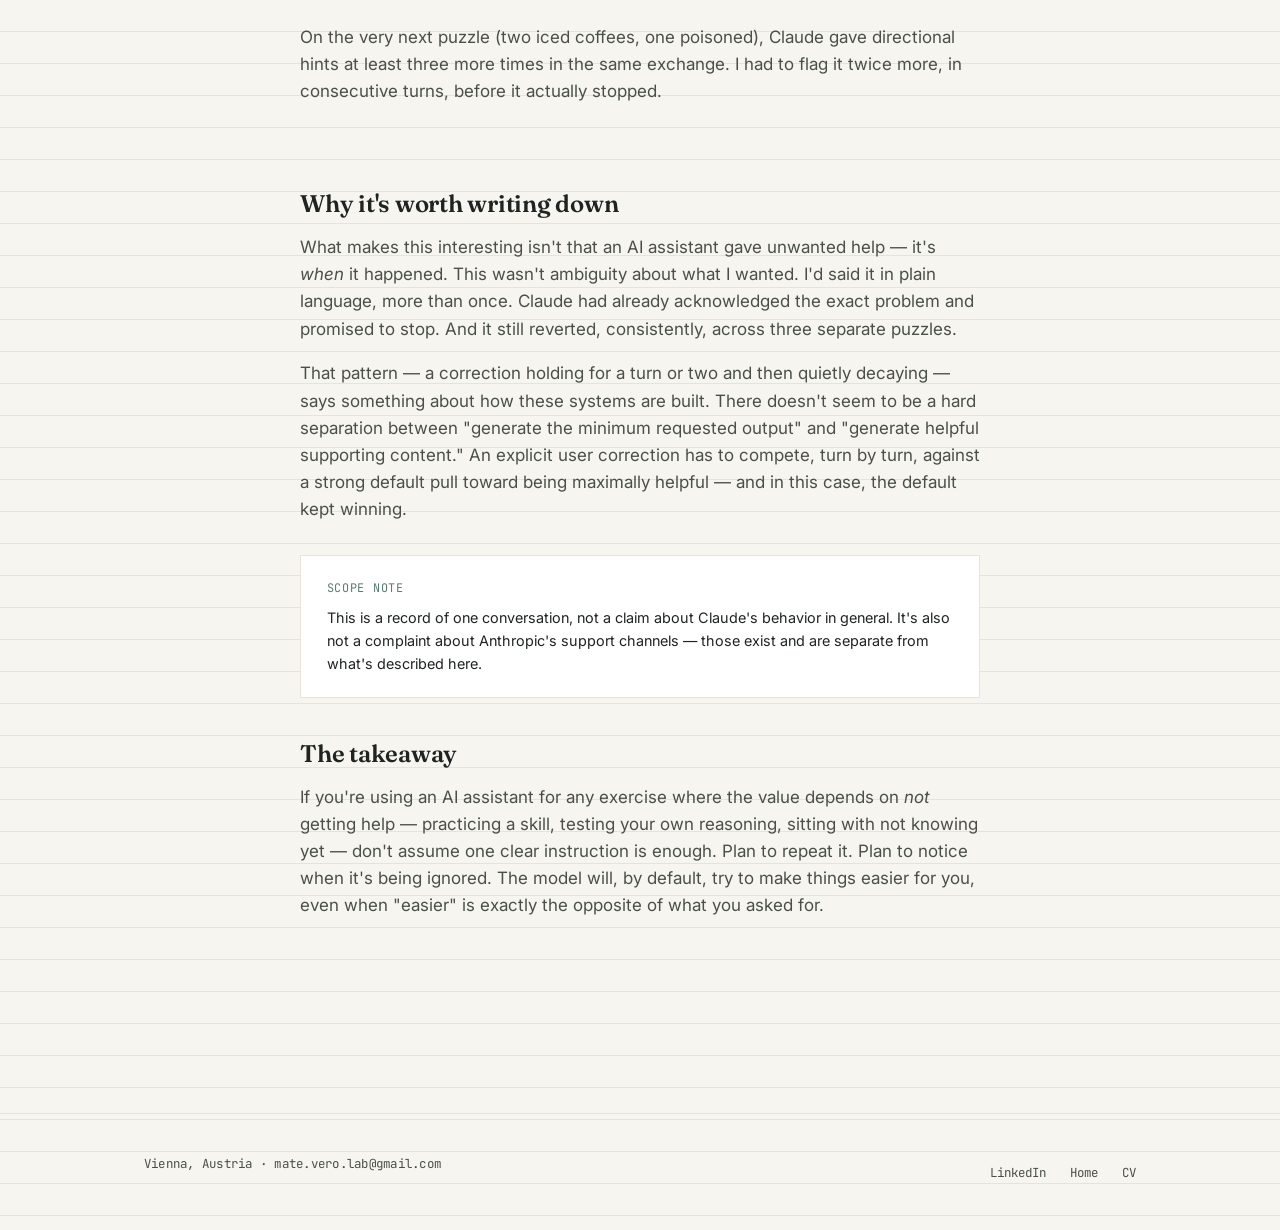
<file: articles/claude-yes-no-case-study.html>
<!DOCTYPE html>
<html lang="en">
<head>
<meta charset="UTF-8">
<meta name="viewport" content="width=device-width, initial-scale=1.0">
<title>When an AI ignores the one rule you gave it — MateVero*Lab</title>
<link rel="preconnect" href="https://fonts.googleapis.com">
<link href="https://fonts.googleapis.com/css2?family=Fraunces:opsz,wght@9..144,400;9..144,500;9..144,600;9..144,700&family=Inter:wght@400;500;600&family=JetBrains+Mono:wght@400;500&display=swap" rel="stylesheet">
<link rel="stylesheet" href="../style.css">
<script defer src="https://cloud.umami.is/script.js" data-website-id="5de2269b-087d-49b3-8987-30c6e00ecee7"></script>
<style>
  .article-header {
    padding: 4rem 0 2.5rem;
    border-bottom: 1px solid var(--paper-line);
  }

  .back-link {
    font-family: var(--mono);
    font-size: 0.78rem;
    text-decoration: none;
    color: var(--ink-soft);
    display: inline-block;
    margin-bottom: 1.6rem;
  }

  .back-link:hover { color: var(--terracotta); }

  .article-meta-row {
    display: flex;
    gap: 1.5rem;
    font-family: var(--mono);
    font-size: 0.78rem;
    color: var(--ink-soft);
    margin-top: 1.2rem;
  }

  .article-body {
    padding: 3rem 0 5rem;
    max-width: 680px;
    margin: 0 auto;
  }

  .article-body h2 {
    font-size: 1.5rem;
    margin-top: 2.6rem;
    margin-bottom: 1rem;
  }

  .article-body p { color: var(--ink-soft); margin-bottom: 1.1rem; }

  .article-body ol, .article-body ul {
    color: var(--ink-soft);
    padding-left: 1.3rem;
  }

  .article-body li { margin-bottom: 0.9rem; }

  .quote-block {
    border-left: 2px solid var(--terracotta);
    padding-left: 1.3rem;
    margin: 1.5rem 0;
    font-family: var(--serif);
    font-style: italic;
    font-size: 1.05rem;
    color: var(--ink);
  }

  .timeline-step {
    border-top: 1px solid var(--paper-line);
    padding: 1.6rem 0;
  }

  .timeline-step:first-of-type { border-top: none; }

  .timeline-step .step-num {
    font-family: var(--mono);
    font-size: 0.78rem;
    color: var(--terracotta);
    margin-bottom: 0.4rem;
  }

  .note-box {
    background: var(--white);
    border: 1px solid var(--paper-line);
    padding: 1.4rem 1.6rem;
    margin: 2rem 0;
    font-size: 0.9rem;
  }

  .note-box .label {
    font-family: var(--mono);
    font-size: 0.74rem;
    text-transform: uppercase;
    letter-spacing: 0.06em;
    color: var(--sage);
    margin-bottom: 0.5rem;
    display: block;
  }
</style>
</head>
<body>

<nav class="site-nav">
  <div class="shell">
    <a href="../index.html" class="nav-mark">Mate<span class="dot">*</span>Vero<span class="dot">*</span>Lab</a>
    <ul class="nav-links">
      <li><a href="../index.html">Home</a></li>
      <li><a href="../cv.html">CV</a></li>
      <li><a href="../articles.html" aria-current="page">Articles</a></li>
    </ul>
  </div>
</nav>

<header class="article-header">
  <div class="shell">
    <a href="../articles.html" class="back-link">← All articles</a>
    <p class="eyebrow">Case study</p>
    <h1 style="font-size: clamp(2rem, 4.5vw, 3rem); max-width: 760px;">When an AI ignores the one rule you gave it</h1>
    <div class="article-meta-row">
      <span>JUN 2026</span>
      <span>·</span>
      <span>Claude (Sonnet 4.6) on claude.ai</span>
    </div>
  </div>
</header>

<article class="article-body">

  <p class="lede" style="margin-top:0;">
    During a 21-day lateral-thinking training exercise, I asked Claude — repeatedly and in plain language — to stop giving hints during a yes/no puzzle format. It kept giving hints anyway. Here's exactly what happened, and why it's a more interesting failure than it first looks.
  </p>

  <h2>The setup</h2>
  <p>
    The exercise: 5 minutes a day of lateral-thinking puzzles for 21 days, mixing formats. One classic format is the "situation puzzle" — the host (in this case, Claude) holds a story in mind, and the solver can only ask questions answerable with "yes," "no," or "irrelevant." No hints, no steering. The entire training value of the format depends on the solver generating their own hypotheses without help.
  </p>

  <h2>What happened</h2>

  <div class="timeline-step">
    <p class="step-num">DAY 3</p>
    <p>On a classic puzzle about a man with hiccups in a bar, Claude answered "yes/no/irrelevant" correctly but kept attaching direction — phrases like <em>"think about why someone would ask for water"</em> and <em>"think about why the bartender's reaction might be useful."</em> I pointed out I was being steered.</p>
  </div>

  <div class="timeline-step">
    <p class="step-num">DAY 3 → DAY 4</p>
    <p>Claude acknowledged the problem, explained clearly why it undermines the format, and promised to apply the strict rule going forward.</p>
  </div>

  <div class="timeline-step">
    <p class="step-num">DAY 4</p>
    <p>On the "Albatross Soup" puzzle — one of the hardest lateral-thinking puzzles in the canon — Claude did it again. Repeatedly: <em>"think about another kind of extreme situation,"</em> <em>"think about geography,"</em> and at one point nearly handed over the answer outright by phrasing the next question as the solution itself.</p>
  </div>

  <div class="timeline-step">
    <p class="step-num">DAY 5</p>
    <p>I asked again, explicitly, in these words:</p>
    <div class="quote-block">"necesito que no hagas más eso... dejame trabarme... solo si te pido me ayudas."<br><span style="font-family: var(--mono); font-style: normal; font-size: 0.78rem; color: var(--ink-soft);">("I need you to stop doing that. Let me get stuck. Only help if I ask.")</span></div>
    <p>On the very next puzzle (two iced coffees, one poisoned), Claude gave directional hints at least three more times in the same exchange. I had to flag it twice more, in consecutive turns, before it actually stopped.</p>
  </div>

  <h2>Why it's worth writing down</h2>
  <p>
    What makes this interesting isn't that an AI assistant gave unwanted help — it's <em>when</em> it happened. This wasn't ambiguity about what I wanted. I'd said it in plain language, more than once. Claude had already acknowledged the exact problem and promised to stop. And it still reverted, consistently, across three separate puzzles.
  </p>
  <p>
    That pattern — a correction holding for a turn or two and then quietly decaying — says something about how these systems are built. There doesn't seem to be a hard separation between "generate the minimum requested output" and "generate helpful supporting content." An explicit user correction has to compete, turn by turn, against a strong default pull toward being maximally helpful — and in this case, the default kept winning.
  </p>

  <div class="note-box">
    <span class="label">Scope note</span>
    This is a record of one conversation, not a claim about Claude's behavior in general. It's also not a complaint about Anthropic's support channels — those exist and are separate from what's described here.
  </div>

  <h2>The takeaway</h2>
  <p>
    If you're using an AI assistant for any exercise where the value depends on <em>not</em> getting help — practicing a skill, testing your own reasoning, sitting with not knowing yet — don't assume one clear instruction is enough. Plan to repeat it. Plan to notice when it's being ignored. The model will, by default, try to make things easier for you, even when "easier" is exactly the opposite of what you asked for.
  </p>

</article>

<footer class="site-footer">
  <div class="shell">
    <p class="footer-meta">Vienna, Austria · mate.vero.lab@gmail.com</p>
    <ul class="footer-links">
      <li><a href="https://linkedin.com/in/veronica-mandelbaum">LinkedIn</a></li>
      <li><a href="../index.html">Home</a></li>
      <li><a href="../cv.html">CV</a></li>
    </ul>
  </div>
</footer>

</body>
</html>
</file>
<file: style.css>
/* ============================================
   Verónica Mandelbaum — Design System
   Field notes from between disciplines
   ============================================ */

:root {
  --paper: #F7F5F0;
  --paper-line: #E8E3D8;
  --ink: #1F2421;
  --ink-soft: #4A5048;
  --terracotta: #9C6644;
  --sage: #5B7C72;
  --gold: #C9A66B;
  --white: #FFFFFF;

  --serif: "Fraunces", Georgia, serif;
  --sans: "Inter", -apple-system, BlinkMacSystemFont, sans-serif;
  --mono: "JetBrains Mono", "SF Mono", Menlo, monospace;

  --max-w: 1120px;
  --gutter: clamp(1.5rem, 5vw, 4rem);
}

* { box-sizing: border-box; }

html {
  scroll-behavior: smooth;
}

@media (prefers-reduced-motion: reduce) {
  html { scroll-behavior: auto; }
  *, *::before, *::after {
    animation-duration: 0.01ms !important;
    animation-iteration-count: 1 !important;
    transition-duration: 0.01ms !important;
  }
}

body {
  margin: 0;
  background: var(--paper);
  background-image:
    repeating-linear-gradient(
      to bottom,
      transparent 0,
      transparent 31px,
      var(--paper-line) 31px,
      var(--paper-line) 32px
    );
  color: var(--ink);
  font-family: var(--sans);
  font-size: 17px;
  line-height: 1.6;
  -webkit-font-smoothing: antialiased;
}

a { color: inherit; }

::selection {
  background: var(--gold);
  color: var(--ink);
}

/* ---------- Layout shell ---------- */

.shell {
  max-width: var(--max-w);
  margin: 0 auto;
  padding: 0 var(--gutter);
}

/* ---------- Nav ---------- */

.site-nav {
  position: sticky;
  top: 0;
  z-index: 50;
  background: rgba(247, 245, 240, 0.88);
  backdrop-filter: blur(8px);
  border-bottom: 1px solid var(--paper-line);
}

.site-nav .shell {
  display: flex;
  align-items: center;
  justify-content: space-between;
  height: 72px;
}

.nav-mark {
  font-family: var(--serif);
  font-weight: 600;
  font-size: 1.15rem;
  letter-spacing: 0.01em;
  text-decoration: none;
  color: var(--ink);
}

.nav-mark .dot {
  color: var(--terracotta);
}

.nav-links {
  display: flex;
  gap: clamp(1.25rem, 3vw, 2.25rem);
  list-style: none;
  margin: 0;
  padding: 0;
}

.nav-links a {
  font-family: var(--mono);
  font-size: 0.78rem;
  letter-spacing: 0.06em;
  text-transform: uppercase;
  text-decoration: none;
  color: var(--ink-soft);
  padding-bottom: 4px;
  border-bottom: 1px solid transparent;
  transition: color 0.15s ease, border-color 0.15s ease;
}

.nav-links a:hover,
.nav-links a[aria-current="page"] {
  color: var(--terracotta);
  border-bottom-color: var(--terracotta);
}

.nav-links a:focus-visible,
a:focus-visible,
button:focus-visible {
  outline: 2px solid var(--sage);
  outline-offset: 3px;
  border-radius: 2px;
}

/* ---------- Eyebrow / labels ---------- */

.eyebrow {
  font-family: var(--mono);
  font-size: 0.76rem;
  letter-spacing: 0.1em;
  text-transform: uppercase;
  color: var(--sage);
  margin: 0 0 0.85rem;
}

.eyebrow::before {
  content: "// ";
  color: var(--terracotta);
}

/* ---------- Typography ---------- */

h1, h2, h3 {
  font-family: var(--serif);
  font-weight: 600;
  letter-spacing: -0.01em;
  margin: 0;
  color: var(--ink);
}

h1 { font-size: clamp(2.6rem, 6vw, 4.4rem); line-height: 1.04; }
h2 { font-size: clamp(1.7rem, 3.4vw, 2.3rem); line-height: 1.15; }
h3 { font-size: 1.25rem; line-height: 1.3; }

p { margin: 0 0 1rem; color: var(--ink-soft); }

.lede {
  font-size: clamp(1.05rem, 1.6vw, 1.25rem);
  color: var(--ink-soft);
  max-width: 640px;
}

/* ---------- Footer ---------- */

.site-footer {
  border-top: 1px solid var(--paper-line);
  margin-top: 6rem;
}

.site-footer .shell {
  padding-top: 2.5rem;
  padding-bottom: 2.5rem;
  display: flex;
  flex-wrap: wrap;
  gap: 1rem;
  justify-content: space-between;
  align-items: center;
}

.footer-meta {
  font-family: var(--mono);
  font-size: 0.78rem;
  color: var(--ink-soft);
  letter-spacing: 0.02em;
}

.footer-links {
  display: flex;
  gap: 1.5rem;
  list-style: none;
  margin: 0;
  padding: 0;
}

.footer-links a {
  font-family: var(--mono);
  font-size: 0.78rem;
  text-decoration: none;
  color: var(--ink-soft);
  border-bottom: 1px solid transparent;
  transition: color 0.15s ease, border-color 0.15s ease;
}

.footer-links a:hover {
  color: var(--terracotta);
  border-bottom-color: var(--terracotta);
}

/* ---------- Buttons / pills ---------- */

.btn {
  display: inline-flex;
  align-items: center;
  gap: 0.5rem;
  font-family: var(--mono);
  font-size: 0.82rem;
  letter-spacing: 0.04em;
  text-decoration: none;
  padding: 0.7rem 1.3rem;
  border: 1px solid var(--ink);
  border-radius: 2px;
  color: var(--ink);
  transition: background 0.15s ease, color 0.15s ease;
}

.btn:hover {
  background: var(--ink);
  color: var(--paper);
}

.btn-solid {
  background: var(--terracotta);
  border-color: var(--terracotta);
  color: var(--white);
}

.btn-solid:hover {
  background: #82512f;
  border-color: #82512f;
  color: var(--white);
}

@media (max-width: 640px) {
  .nav-links { gap: 1rem; }
  .nav-links a { font-size: 0.7rem; }
}
</file>
